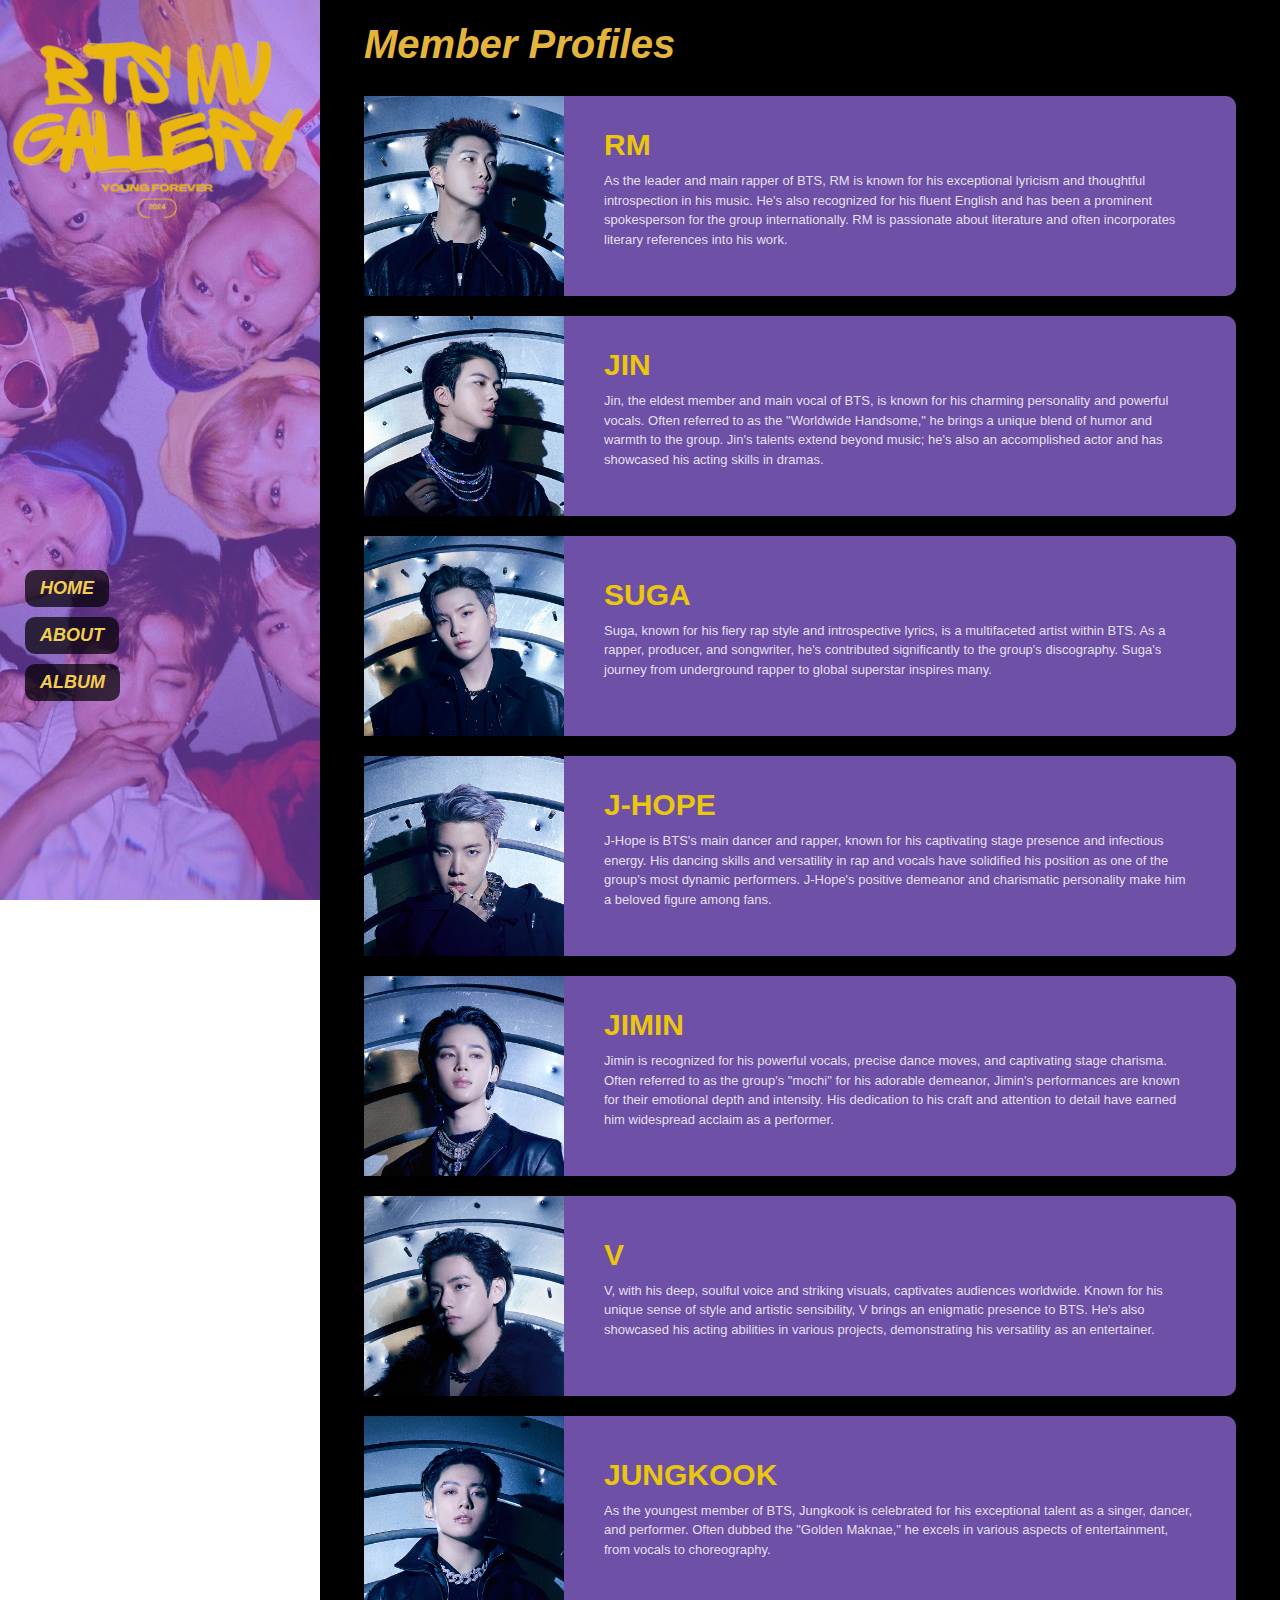
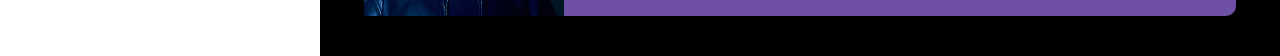
<file: about.html>
<!DOCTYPE html>
<html lang="en">
<head>
  <meta charset="UTF-8">
  <meta name="viewport" content="width=device-width, initial-scale=1.0">
  <title>BTS MV Gallery</title>
  <!-- Bootstrap CSS -->
  <link href="https://stackpath.bootstrapcdn.com/bootstrap/4.5.2/css/bootstrap.min.css" rel="stylesheet"/>
  <link rel= "stylesheet" href="css/style.css" />
  <link rel= "stylesheet" href="css/about.css" />
  <link rel="icon" href="assets/logo.png"/>

  
  <script type="text/javascript" src="//code.jquery.com/jquery-1.11.0.min.js"></script>
  <script src="https://stackpath.bootstrapcdn.com/bootstrap/4.5.2/js/bootstrap.bundle.min.js"></script>
 
</head>

<body>
  <div class="container">
    <div class="row">
      <nav class="col-md-4 d-block sidebar">
        <div class="logo-image">
          <img src="assets/logo.png" alt="MV Gallery logo">
        </div>
        <div class="sidebar-sticky">
          <ul class="nav flex-column">
            <li class="nav-item">
              <a class="nav-link" href="index.html">HOME</a>
            </li>
            <li class="nav-item">
              <a class="nav-link" href="about.html">ABOUT</a>
            </li>
            <li class="nav-item">
              <a class="nav-link" href="album.html">ALBUM</a>
            </li>
          </ul>
        </div>
      </nav>
    </div>
  </div>
  
  <!--Mobile Navigation Bar-->
  <nav class="navbar navbar-expand-lg navbar-dark bg-dark fixed-top d-lg-none">
    <a class="navbar-logo" href="index.html">
        <img src="assets/logo.png" alt="MV Gallery logo"/>
    </a>
    <div class="navbar-nav ml-auto">
      <ul class="navbar-nav d-flex flex-row">
        <li class="nav-item active">
          <a class="nav-link-top" href="index.html">HOME</a>
        </li>
        <li class="nav-item">
          <a class="nav-link-top" href="about.html">ABOUT</a>
        </li>
        <li class="nav-item">
          <a class="nav-link-top" href="album.html">ALBUM</a>
        </li>
      </ul>
    </div>
  </nav>
  

  <main role="main" class="col-md-9 ml-sm-auto col-lg-9 px-4 content custom-padding-top">
    <h1>Member Profiles</h1>
    <div class="profile-container">
      <div class="member-profile">
        <img class="member-photo" src="assets/RM.jpeg" alt="RM headshot"/>
        <div class="member-description">
            <h2>RM</h2>
            <p>
              As the leader and main rapper of BTS, RM is known for his exceptional lyricism and thoughtful introspection in his music. He's also recognized for his fluent English and has been a prominent spokesperson for the group internationally. RM is passionate about literature and often incorporates literary references into his work.
            </p>

        </div>
      </div>

      <div class="member-profile">
          <img class="member-photo" src="assets/JIN.jpeg" alt="JIN headshot"/>
          <div class="member-description">
            <h2>JIN</h2>
            <p>
            Jin, the eldest member and main vocal of BTS, is known for his charming personality and powerful vocals. Often referred to as the "Worldwide Handsome," he brings a unique blend of humor and warmth to the group. Jin's talents extend beyond music; he's also an accomplished actor and has showcased his acting skills in dramas.
            </p>
          </div>
      </div>

      <div class="member-profile">
        <img class="member-photo" src="assets/SUGA.jpeg" alt="SUGA headshot"/>
        <div class="member-description">
          <h2>SUGA</h2>
          <p>
          Suga, known for his fiery rap style and introspective lyrics, is a multifaceted artist within BTS. As a rapper, producer, and songwriter, he's contributed significantly to the group's discography. Suga's journey from underground rapper to global superstar inspires many.
          </p>
        </div>
      </div>

      <div class="member-profile">
        <img class="member-photo" src="assets/JHOPE.jpeg" alt="JHOPE headshot"/>
        <div class="member-description">
          <h2>J-HOPE</h2>
          <p>
          J-Hope is BTS's main dancer and rapper, known for his captivating stage presence and infectious energy. His dancing skills and versatility in rap and vocals have solidified his position as one of the group's most dynamic performers. J-Hope's positive demeanor and charismatic personality make him a beloved figure among fans.
          </p>
        </div>
      </div>

      <div class="member-profile">
        <img class="member-photo" src="assets/JIMIN.jpeg" alt="JIMIN headshot"/>
        <div class="member-description">
          <h2>JIMIN</h2>
          <p>
          Jimin is recognized for his powerful vocals, precise dance moves, and captivating stage charisma. Often referred to as the group's "mochi" for his adorable demeanor, Jimin's performances are known for their emotional depth and intensity. His dedication to his craft and attention to detail have earned him widespread acclaim as a performer.
        </div>
      </div>

      <div class="member-profile">
        <img class="member-photo" src="assets/V.jpeg" alt="V headshot"/>
        <div class="member-description">
          <h2>V</h2>
          <p>
          V, with his deep, soulful voice and striking visuals, captivates audiences worldwide. Known for his unique sense of style and artistic sensibility, V brings an enigmatic presence to BTS. He's also showcased his acting abilities in various projects, demonstrating his versatility as an entertainer.
          </p>
        </div>
      </div>

      <div class="member-profile">
        <img class="member-photo" src="assets/JUNGKOOK.jpeg" alt="JUNGKOOK headshot"/>
        <div class="member-description">
          <h2>JUNGKOOK</h2>
          <p>
            As the youngest member of BTS, Jungkook is celebrated for his exceptional talent as a singer, dancer, and performer. Often dubbed the "Golden Maknae," he excels in various aspects of entertainment, from vocals to choreography.
          </p>
        </div>
      </div>
    </div>
    
    



  </main>

</body>

</html>
</file>
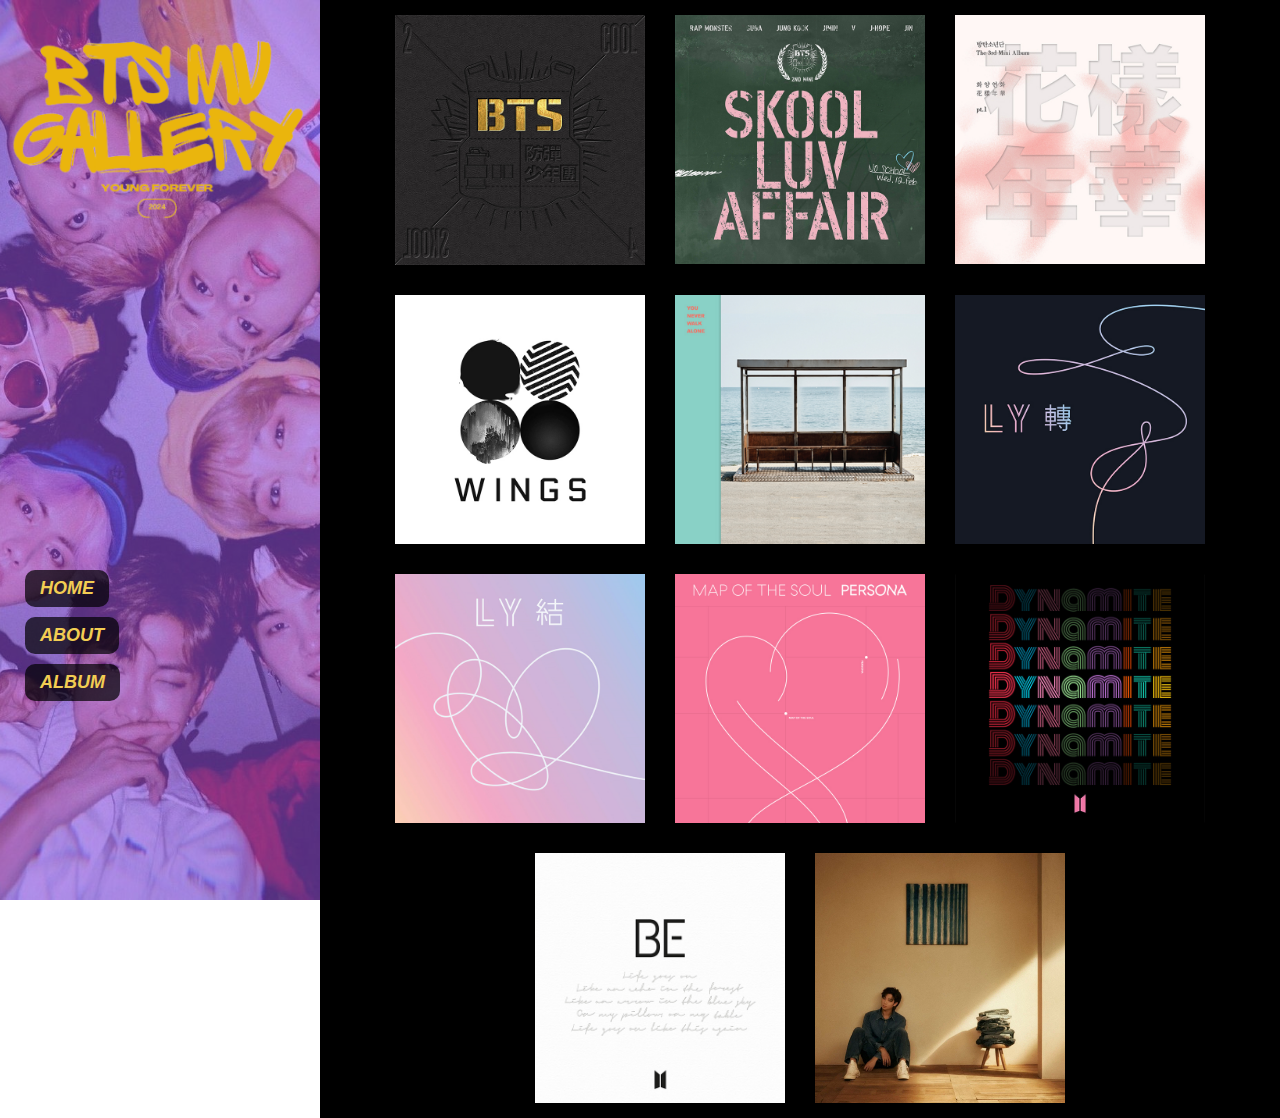
<file: album.html>
<!DOCTYPE html>
<html lang="en">
<head>
  <meta charset="UTF-8">
  <meta name="viewport" content="width=device-width, initial-scale=1.0">
  <title>BTS MV Gallery</title>
  <!-- Bootstrap CSS -->
  <link href="https://stackpath.bootstrapcdn.com/bootstrap/4.5.2/css/bootstrap.min.css" rel="stylesheet"/>
  <link rel= "stylesheet" href="css/style.css" />
  <link rel= "stylesheet" href="css/album.css" />
  <link rel="icon" href="assets/logo.png"/>

  
  <script type="text/javascript" src="//code.jquery.com/jquery-1.11.0.min.js"></script>
  <script src="https://stackpath.bootstrapcdn.com/bootstrap/4.5.2/js/bootstrap.bundle.min.js"></script>
 
</head>

<body>
  <div class="container">
    <div class="row">
      <nav class="col-md-4 d-block sidebar">
        <div class="logo-image">
          <img src="assets/logo.png" alt="MV Gallery logo">
        </div>
        <div class="sidebar-sticky">
          <ul class="nav flex-column">
            <li class="nav-item">
              <a class="nav-link" href="index.html">HOME</a>
            </li>
            <li class="nav-item">
              <a class="nav-link" href="about.html">ABOUT</a>
            </li>
            <li class="nav-item">
              <a class="nav-link" href="album.html">ALBUM</a>
            </li>
          </ul>
        </div>
      </nav>
    </div>
  </div>
  
  <!--Mobile Navigation Bar-->
  <nav class="navbar navbar-expand-lg navbar-dark bg-dark fixed-top d-lg-none">
    <a class="navbar-logo" href="index.html">
        <img src="assets/logo.png" alt="MV Gallery logo"/>
    </a>
    <div class="navbar-nav ml-auto">
      <ul class="navbar-nav d-flex flex-row">
        <li class="nav-item active">
          <a class="nav-link-top" href="index.html">HOME</a>
        </li>
        <li class="nav-item">
          <a class="nav-link-top" href="about.html">ABOUT</a>
        </li>
        <li class="nav-item">
          <a class="nav-link-top" href="album.html">ALBUM</a>
        </li>
      </ul>
    </div>
  </nav>

  <main role="main" class="col-md-9 ml-sm-auto col-lg-9 px-4 content custom-padding-top">
    <div class="album-container">
        <a class="album" href = "song.html?song=No More Dream">
            <img class="album-image" src="assets/2 COOL 4 SKOOL.jpeg" alt="2 COOL 4 SKOOL Album Cover"/>
            <div class="album-text">No More Dream</div>
        </a>
        
        <a class="album" href = "song.html?song=Boy In Luv">
            <img class="album-image" src="assets/SKOOL LUV AFFAIR.jpeg" alt="SKOOL LUV AFFAIR Album Cover"/>
            <div class="album-text">SKOOL LUV AFFAIR</div>
        </a>

        <a class="album" href = "song.html?song=I NEED U">
            <img class="album-image" src="assets/The Most Beautiful Moment In Life Pt.1.jpeg" alt="The Most Beautiful Moment In Life Pt.1 Album Cover"/>
            <div class="album-text">The Most Beautiful Moment In Life Pt.1</div>
        </a>

        <a class="album" href = "song.html?song=Blood Sweat and Tears">
            <img class="album-image" src="assets/Wings.jpeg" alt="Wings Album Cover"/>
            <div class="album-text">Wings</div>
        </a>

        <a class="album" href = "song.html?song=Spring Day">
            <img class="album-image" src="assets/You Never Walk Alone.jpeg" alt="You Never Walk Alone Album Cover"/>
            <div class="album-text">You Never Walk Alone</div>
        </a>

        <a class="album" href = "song.html?song=FAKE LOVE">
            <img class="album-image" src="assets/LOVE YOURSELF 轉 'TEAR'.jpeg" alt="LOVE YOURSELF 轉 'TEAR' Album Cover"/>
            <div class="album-text">LOVE YOURSELF 轉 'TEAR'</div>
        </a>

        <a class="album" href = "song.html?song=IDOL">
            <img class="album-image" src="assets/LOVE YOURSELF 結 'ANSWER'.jpeg" alt="LOVE YOURSELF 結 'ANSWER' Album Cover"/>
            <div class="album-text">LOVE YOURSELF 結 'ANSWER'</div>
        </a>

        <a class="album" href = "song.html?song=Boy With Luv">
            <img class="album-image" src="assets/Map of the Soul Persona.jpeg" alt="Map of the Soul Persona Album Cover"/>
            <div class="album-text">Map of the Soul: Persona</div>
        </a>

        <a class="album" href = "song.html?song=Dynamite">
            <img class="album-image" src="assets/Dynamite.jpeg" alt="Dynamite Album Cover"/>
            <div class="album-text">Dynamite</div>
        </a>

        <a class="album" href = "song.html?song=Life Goes On">
            <img class="album-image" src="assets/BE.jpeg" alt="BE Album Cover"/>
            <div class="album-text">BE</div>
        </a>

        <a class="album" href = "song.html?song=Wild Flower">
            <img class="album-image" src="assets/Indigo.jpeg" alt="Indigo Album Cover"/>
            <div class="album-text">Indigo</div>
        </a>
    </div>
  </main>
</body>

</html>
</file>
<file: css/style.css>
html,body{
    height: 100%;
}

/*left sidebar styling*/

.sidebar {
    position: fixed;
    top: 0;
    left: 0;
    bottom: 0;
    width: 25%; 
    background-image: url("sidebar.jpeg");
    background-size: cover; 
    background-position: center; 
    object-fit: contain;
}
 

.sidebar::before {
    content: '';
    position: absolute;
    top: 0;
    left: 0;
    width: 100%;
    height: 100%;
    background: rgba(151, 71, 255, 0.5);
}


.logo-image {
    position: absolute;
    top: 0;
    left: 0;
    width: 100%;
    height: 100%;
    z-index: 1; 
}

.logo-image img {
    max-width: 100%; 
}




/* ---------------side bar nav items styling------------------ */


.sidebar-sticky {
    margin-top: 570px;
    padding-bottom: 10px;
    padding-left: 10px;
}

.sidebar a {
    text-decoration: none;
    color: #F2CD53; 
    font-weight: bold;
    text-align: center; 
    font-style: italic;
    font-size: 18px;
    background: rgba(0, 0, 0, 0.70);
    display: inline-block;
    padding: 5px 15px; 
    margin-bottom: 10px; 
    border-radius: 10px;
    position: relative;
    z-index: 1;

}

.sidebar a:hover {
    color: white;
}




/*top navbar styling*/

.navbar{
    height: 70px;
}

.navbar img {
    width: 70px;
}


/* top nav bar items styling */ 

  

.nav-item {
   width: 100px;
}

.nav-link-top {
    color: #F2CD53; 
    display: inline-block;
    margin-left: 10px;
    border-radius: 10px;
    padding: 5px 5px;
    background: rgba(0, 0, 0, 0.70);
    position: relative;
    z-index: 1;
    font-weight: bold;
    text-align: center; 
    font-style: italic;
    font-size: 18px;
  }


.nav-link-top:hover {
    background-color: rgba(255, 255, 255, 0.1);
    text-decoration: none;
    color: white;

  }



/* ---------------main content styling------------------ */

@media (max-width: 991.98px) {
    .custom-padding-top {
      padding-top: 60px; 
    }
  }

main {
    width: 75%;
    background-color: black;
  

}

/* ---------------video container styling------------------ */



.video-title {
    padding-top: 40px;
    padding-left: 20px;
    font-size: 40px; 
    text-align: left; 
    color: #F2CD53; 
    font-weight: bold;
    font-style: italic;
  }

.album-name {
    padding-left: 20px;
    font-size: 20px; 
    text-align: left; 
    color: #F2CD53; 
    font-style: italic;
    font-weight: lighter;
}

.description {
    text-wrap: wrap;
    color:#EAB50D;
    text-align: left;
}

.video-container {
    width: 100%;
    height: 50%;
    margin: auto;
}

.video-container video {
    object-fit: cover;
    padding-left: 20px;
    padding-right: 20px;
}


/* ---------------carousel styling------------------ */


.carousel-title {
    padding-left: 20px;
    font-size: 2rem; 
    text-align: left; 
    color: #F2CD53; 
    font-weight: bold;
    text-align: left; 
    font-style: italic;
  }



.slick-slide {
    transform: scale(0.8);
    transition: all 0.3s ease-in-out;
    padding: 20px 0;
}

 .slick-slide img {
    max-width: 100%; /* Set maximum width to ensure images are responsive */
    transition: all 0.3s ease-in-out;
    height: auto;
}

.slick-center {
    transform: scale(1.0);
}

.slick-dots {
    display: flex;
    justify-content: center;
    margin: 0;
    padding: 1rem 0;
    list-style-type: none;
}

.slick-dots li {
    margin: 0 0.25rem;
}


.slick-dots li button:before {
    opacity: 1 !important;
    color: white !important;

}


.slick-dots li.slick-active button:before {
    opacity: .75;
    color: #F2CD53 !important;
}


/* ---------------subscription bar styling------------------ */


.subscription-bar-title {
    font-size: 20px; 
    padding-left: 20px;
    text-align: left; 
    color: #F2CD53; 
    font-weight: bold;
    font-style: italic;
}
.footer {
    display: flex;
    width: 100%;
    padding-left: 20px;
    background-color:rgba(255, 255, 255, 0.15);
    
}


.subscription-bar{
    text-align: left;
    width: 70%;
    


}


form {
    padding-top: 15px;
    padding-bottom: 15px;
}

input[type="email"] {
    width: 60%;
    border-color: #F2CD53;
    border-width: 2px;
    background-color: black;
    color: #F2CD53;
    

  }
  

input[type="email"]::placeholder {
    color: #F2CD53;
    font-weight: light;
  }


/*button*/

.subscribe {
    background-color: #F2CD53;
    text-decoration: none;
    cursor: pointer;
    color: black;
    font-size: 15px;
    font-weight: bold;
    text-align: left; 
    font-style: italic;

}


/*social media icon*/

.social-icons {
    flex-direction: row;
    display: flex;
    width: 40%;
    align-items: center;
    justify-content: space-evenly;
}

.social-icons img {
    cursor: pointer;
}


/*styling for mv interpretation*/

.description-container {
    padding-top: 10px;
    padding-bottom: 15px; 
}
.description {
    margin: 20px;
    border-radius: 10px;
    background: rgba(255, 255, 255, 0.17);
    padding: 15px;
}

/*hide the form label but make sure the screen readers have access to it*/

.hidden {
    position: absolute;
    width: 1px;
    height: 1px;
    padding: 0;
    overflow: hidden;
    clip: rect(0, 0, 0, 0);
  }
</file>
<file: css/about.css>
h1 {
    color: #EAC70D;
    padding-top: 20px;
    padding-left: 20px;
    font-size: 40px; 
    text-align: left; 
    color: #E3B53C; 
    font-weight: bold;
    font-style: italic;


}
.profile-container{
    padding: 20px;
}

.member-profile {
    display: flex;
    flex-direction: row;
    background: rgba(136, 99, 205, 0.81);
    border-radius: 10px;
    height: 200px;
    margin-bottom: 20px;
}

.member-photo {
    width: 30%;
    max-height: 100%;
    object-fit: contain; 
  }
  

.member-description{
    padding: 40px;
    display: flex;
    flex-direction: column;
    justify-content: center;
}

.member-description h2 {
    color: #EAC70D;
    font-size: 30px;
    font-weight: 800;
}
.member-description p {
    color: rgba(255, 255, 255, 0.84);
    font-size: 13px;
    font-weight: 500;
}

@media (max-width: 991.98px) {
    .member-photo {
      display: none; 
    }
  }
</file>
<file: css/album.css>
/* adjust main page when on mobile */

@media (max-width: 991.98px) {
  .custom-padding-top {
    padding-top: 100px; 
  }
  .album-image {
    width: 150px;
  }
}


/* individual album styling */

.album-container {
  display: flex;
  justify-content: center;
  flex-wrap: wrap;

}

.album {
  margin: 15px; 
  position: relative;
  text-align: center;
}


.album-image {
  display: block;
  width: 250px; 
  height: auto;
}




/* album hover effects */

.album-text {
  position: absolute;
  top: 50%;
  left: 50%;
  transform: translate(-50%, -50%);
  padding: 10px;
  text-align: center;
  font-weight: bolder; 
  z-index: 1; 
  opacity: 0; 
  color: white;
  font-size: 18px;
}


.album::before {
  content: "";
  position: absolute;
  top: 0;
  left: 0;
  width: 100%;
  height: 100%;
  background-color: rgba(30, 30, 30, 0.59); 
  opacity: 0;
}

.album:hover .album-text{
  opacity: 1;
}

.album:hover::before {
  opacity: 1; 
}


.album:hover{
  cursor: pointer;
}
</file>
